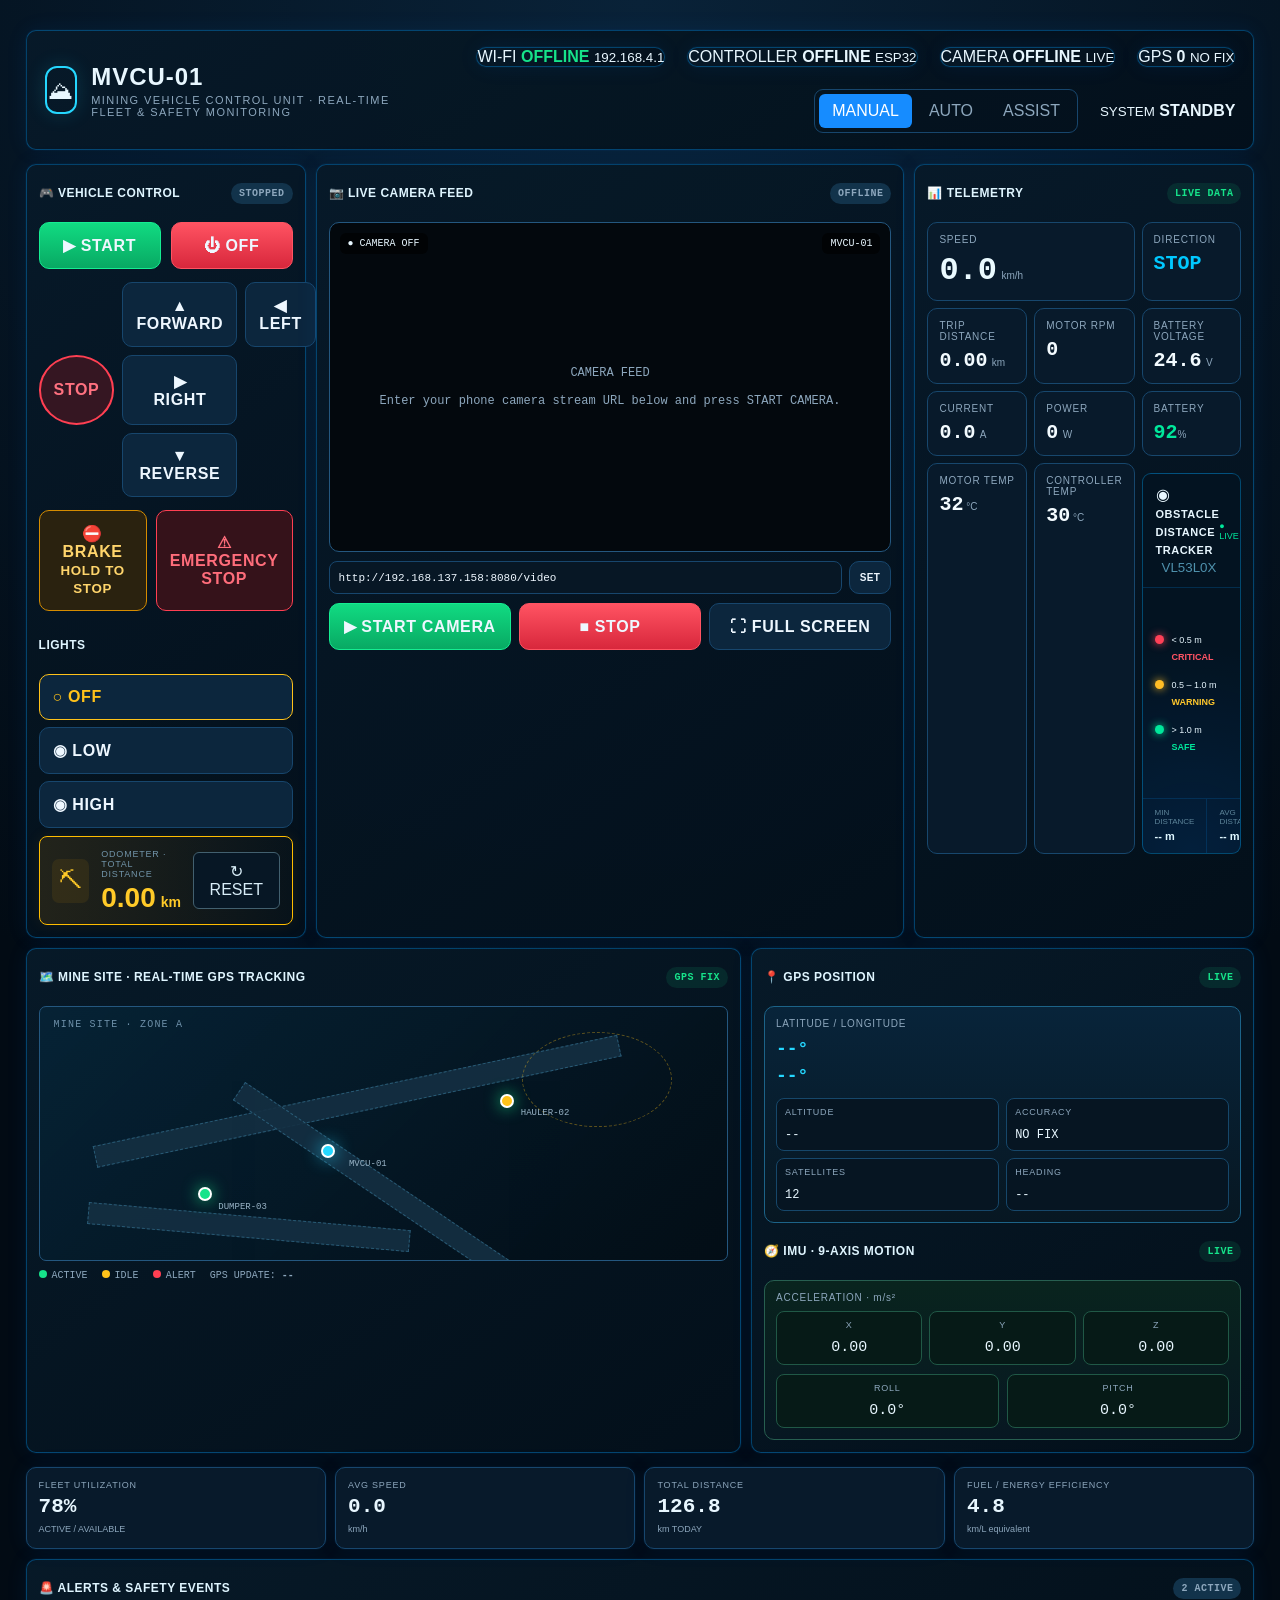
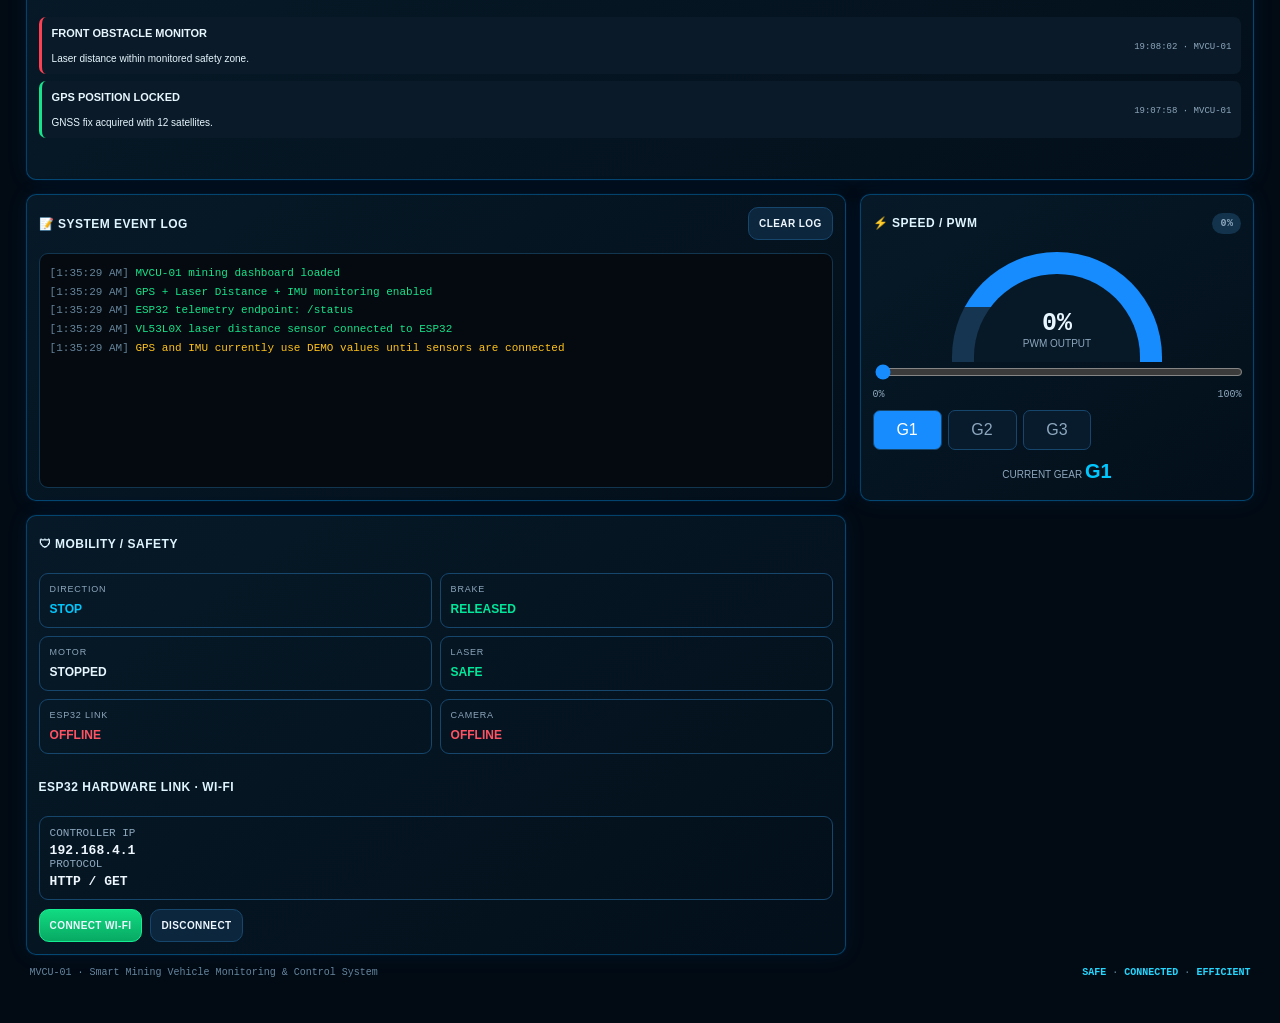
<file: MVCU-01/frontend/index.html>
<!DOCTYPE html>
<html lang="en">
<head>
<meta charset="UTF-8">
<meta name="viewport" content="width=device-width, initial-scale=1.0">
<title>MVCU-01 · Mining Vehicle Fleet & Safety Dashboard</title>
<link rel="stylesheet" href="styles/variables.css">
<link rel="stylesheet" href="styles/base.css">
<link rel="stylesheet" href="styles/controls.css">
<link rel="stylesheet" href="styles/camera.css">
<link rel="stylesheet" href="styles/telemetry.css">
<link rel="stylesheet" href="styles/lower.css">
<link rel="stylesheet" href="styles/mining.css">
<link rel="stylesheet" href="styles/responsive.css">
</head>
<body>
<div class="app">
<header class="header">
  <div class="brand">
    <div class="brandIcon">⛰</div>

    <div>
      <h1>MVCU-01</h1>
      <div class="subtitle">
        MINING VEHICLE CONTROL UNIT · REAL-TIME FLEET & SAFETY MONITORING
      </div>
    </div>
  </div>

  <div class="headerStats">

    <div class="statBlock">
      <span>WI-FI</span>
      <b id="wifiStatus" class="online">OFFLINE</b>
      <small>192.168.4.1</small>
    </div>

    <div class="statBlock">
      <span>CONTROLLER</span>
      <b id="controllerStatus">OFFLINE</b>
      <small>ESP32</small>
    </div>

    <div class="statBlock">
      <span>CAMERA</span>
      <b id="cameraStatus">OFFLINE</b>
      <small>LIVE</small>
    </div>

    <div class="statBlock">
      <span>GPS</span>
      <b id="gpsSats">-- SAT</b>
      <small id="gpsBadge">NO FIX</small>
    </div>

    <div class="mode" id="driveMode">
      <button class="active" data-mode="MANUAL">MANUAL</button>
      <button data-mode="AUTO">AUTO</button>
      <button data-mode="ASSIST">ASSIST</button>
    </div>

    <div class="clockBlock">
      <small>SYSTEM</small>
      <b id="systemStatus">STANDBY</b>
    </div>

  </div>
</header>

<main class="layout">
  <section class="panel controls">
    <div class="panelTitle"><span>🎮 VEHICLE CONTROL</span><span class="badge" id="driveBadge">STOPPED</span></div>
    <div class="powerRow"><button class="btn start" id="btnStart">▶ START</button><button class="btn off" id="btnOff">⏻ OFF</button></div>
    <div class="pad">
      <button class="btn dir fwd" data-dir="forward">▲<br>FORWARD</button>
      <button class="btn dir" data-dir="left">◀<br>LEFT</button>
      <button class="btn stop" id="btnStop">STOP</button>
      <button class="btn dir" data-dir="right">▶<br>RIGHT</button>
      <button class="btn dir rev" data-dir="reverse">▼<br>REVERSE</button>
    </div>
    <div class="safetyRow"><button class="btn brake" id="btnBrake">⛔ BRAKE<br><small>HOLD TO STOP</small></button><button class="btn emergency" id="btnEmergency">⚠ EMERGENCY<br>STOP</button></div>
    <div class="panelTitle" style="margin-top:18px"><span>LIGHTS</span></div>
    <div class="headlights" id="headlights"><button class="btn active" data-head="off">○ OFF</button><button class="btn" data-head="low">◉ LOW</button><button class="btn" data-head="high">◉ HIGH</button></div>
  <div class="odometerCard" id="odometerCard">

  <div class="odoIcon">
    ⛏
  </div>

  <div class="odoInfo">
    <label>ODOMETER · TOTAL DISTANCE</label>

    <div>
      <strong id="odometer">0.00</strong>
      <span>km</span>
    </div>
  </div>

  <button id="resetOdometer" class="odoReset">
    ↻ RESET
  </button>

</div>
  </section>
<section class="panel camera">
  <div class="panelTitle">
    <span>📷 LIVE CAMERA FEED</span>
    <span class="badge" id="cameraBadge">OFFLINE</span>
  </div>

  <div class="cameraFrame" id="cameraFrame">

    <img id="cameraStream" alt="Phone camera live stream">

    <div class="placeholder" id="cameraPlaceholder">
      CAMERA FEED<br><br>
      Enter your phone camera stream URL below
      and press START CAMERA.
    </div>

    <div class="cameraOverlay">
      <span class="rec" id="cameraRec">● CAMERA OFF</span>
      <span class="rec">MVCU-01</span>
    </div>

  </div>

  <div class="cameraInput">
    <input
      id="cameraUrl"
      value="http://192.168.137.158:8080/video"
      placeholder="http://PHONE-IP:PORT/video"
    >
    <button class="btn small" id="btnSetCamera">SET</button>
  </div>

  <div class="cameraControls">
    <button class="btn start" id="btnCameraStart">
      ▶ START CAMERA
    </button>

    <button class="btn off" id="btnCameraStop">
      ■ STOP
    </button>

    <button class="btn" id="btnFullscreen">
      ⛶ FULL SCREEN
    </button>
  </div>
</section>
 

  <section class="panel telemetryPanel">
    <div class="panelTitle"><span>📊 TELEMETRY</span><span class="badge online">LIVE DATA</span></div>
    <div class="teleGrid">
      <div class="metric"><label>SPEED</label><strong id="speed">0.0</strong> <small>km/h</small></div>
      <div class="metric"><label>DIRECTION</label><strong id="direction" class="cyan">STOP</strong></div>
      <div class="metric"><label>TRIP DISTANCE</label><strong id="distance">0.00</strong> <small>km</small></div>
      <div class="metric"><label>MOTOR RPM</label><strong id="rpm">0</strong></div>
      <div class="metric"><label>BATTERY VOLTAGE</label><strong id="voltage">24.6</strong> <small>V</small></div>
      <div class="metric"><label>CURRENT</label><strong id="current">0.0</strong> <small>A</small></div>
      <div class="metric"><label>POWER</label><strong id="power">0</strong> <small>W</small></div>
      <div class="metric"><label>BATTERY</label><strong id="battery" class="green">92</strong><small>%</small></div>
      <div class="metric"><label>MOTOR TEMP</label><strong id="motorTemp">32</strong><small> °C</small></div>
      <div class="metric"><label>CONTROLLER TEMP</label><strong id="controllerTemp">30</strong><small> °C</small></div>
     <div class="distanceTracker">

  <div class="trackerHeader">
    <div>
      <span class="trackerIcon">◉</span>
      <strong>OBSTACLE DISTANCE TRACKER</strong>
      <small>VL53L0X</small>
    </div>

    <span class="trackerLive">● LIVE</span>
  </div>

  <div class="distanceBody">

    <div class="distanceScale">

      <div class="distanceLine critical">
        <i></i>
        <span>&lt; 0.5 m</span>
        <b>CRITICAL</b>
      </div>

      <div class="distanceLine warning">
        <i></i>
        <span>0.5 – 1.0 m</span>
        <b>WARNING</b>
      </div>

      <div class="distanceLine safe">
        <i></i>
        <span>&gt; 1.0 m</span>
        <b>SAFE</b>
      </div>

    </div>

    <div class="distanceVisual">

      <div class="distanceRadar">
        <div class="radarArc arc1"></div>
        <div class="radarArc arc2"></div>
        <div class="radarArc arc3"></div>
        <div class="radarVehicle">▣</div>
      </div>

      <div class="distanceReadout">
        <small>CURRENT DISTANCE</small>

        <div>
          <strong id="laserDistance">--</strong>
          <span>m</span>
        </div>

        <b id="laserStatus" class="distanceState safeState">
          ● SAFE · CLEAR PATH
        </b>
      </div>

    </div>

  </div>

  <div class="distanceStats">
    <div>
      <small>MIN DISTANCE</small>
      <b id="laserMin">-- m</b>
    </div>

    <div>
      <small>AVG DISTANCE</small>
      <b id="laserAvg">-- m</b>
    </div>

    <div>
      <small>MAX DISTANCE</small>
      <b id="laserMax">-- m</b>
    </div>

  </div>

</div>
    </div>
  </section>
</main>

<section class="mineGrid">
  <div class="panel mapPanel">
    <div class="panelTitle"><span>🗺️ MINE SITE · REAL-TIME GPS TRACKING</span><span class="badge online" id="gpsBadge">GPS FIX</span></div>
    <div class="mineMap" id="mineMap">
      <div class="road r1"></div><div class="road r2"></div><div class="road r3"></div><div class="zone"></div>
      <div class="vehicleDot selected" id="vehicleDot" style="left:42%;top:57%" title="MVCU-01"></div>
      <div class="vehicleDot" style="left:68%;top:37%;background:var(--yellow)" title="HAULER-02"></div>
      <div class="vehicleDot" style="left:24%;top:74%;background:var(--green)" title="DUMPER-03"></div>
      <div style="position:absolute;left:45%;top:60%;font:9px var(--mono);color:#9ab4c7">MVCU-01</div>
      <div style="position:absolute;left:70%;top:40%;font:9px var(--mono);color:#9ab4c7">HAULER-02</div>
      <div style="position:absolute;left:26%;top:77%;font:9px var(--mono);color:#9ab4c7">DUMPER-03</div>
    </div>
    <div class="mapLegend">
      <span><i class="legendDot"></i>ACTIVE</span>
      <span><i class="legendDot warn"></i>IDLE</span>
      <span><i class="legendDot alert"></i>ALERT</span>
      <span>GPS UPDATE: <b id="gpsUpdateAge">0.5s</b></span>
    </div>
  </div>

  <div class="panel">
    <div class="panelTitle"><span>📍 GPS POSITION</span><span class="badge online">LIVE</span></div>
    <div class="metric gpsCard">
      <label>LATITUDE / LONGITUDE</label>
      <div class="gpsCoords"><span id="gpsLat">30.5164</span>°<br><span id="gpsLon">75.9553</span>°</div>
      <div class="gpsMeta">
        <div><label>ALTITUDE</label><b id="gpsAlt">248 m</b></div>
        <div><label>ACCURACY</label><b id="gpsAccuracy">±2.1 m</b></div>
        <div><label>SATELLITES</label><b id="gpsSats">12</b></div>
        <div><label>HEADING</label><b id="gpsHeading">0°</b></div>
      </div>
    </div>

    <div class="panelTitle" style="margin-top:12px"><span>🧭 IMU · 9-AXIS MOTION</span><span class="badge online">LIVE</span></div>
    <div class="metric imuCard">
      <label>ACCELERATION · m/s²</label>
      <div class="imuAxes">
        <div class="axis"><label>X</label><b id="imuAx">0.02</b></div>
        <div class="axis"><label>Y</label><b id="imuAy">-0.01</b></div>
        <div class="axis"><label>Z</label><b id="imuAz">9.81</b></div>
      </div>
      <div class="attitude">
        <div class="axis"><label>ROLL</label><b id="imuRoll">0.0°</b></div>
        <div class="axis"><label>PITCH</label><b id="imuPitch">0.0°</b></div>
      </div>
    </div>
  </div>
</section>

<section class="kpiStrip">
  <div class="kpi"><label>FLEET UTILIZATION</label><strong id="fleetUtil">78%</strong><small>ACTIVE / AVAILABLE</small></div>
  <div class="kpi"><label>AVG SPEED</label><strong id="avgSpeed">18.4</strong><small>km/h</small></div>
  <div class="kpi"><label>TOTAL DISTANCE</label><strong id="fleetDistance">126.8</strong><small>km TODAY</small></div>
  <div class="kpi"><label>FUEL / ENERGY EFFICIENCY</label><strong id="efficiency">4.8</strong><small>km/L equivalent</small></div>
</section>

<section class="panel alertPanel" style="margin-top:14px">
  <div class="panelTitle"><span>🚨 ALERTS & SAFETY EVENTS</span><span class="badge" id="alertCount">2 ACTIVE</span></div>
  <div class="alertFeed" id="alertFeed">
    <div class="alertItem critical"><b>FRONT OBSTACLE MONITOR</b><span>19:08:02 · MVCU-01</span><br>Laser distance within monitored safety zone.</div>
    <div class="alertItem ok"><b>GPS POSITION LOCKED</b><span>19:07:58 · MVCU-01</span><br>GNSS fix acquired with 12 satellites.</div>
  </div>
</section>

<section class="bottom">
  <div class="panel">
    <div class="panelTitle"><span>📝 SYSTEM EVENT LOG</span><button class="btn small" id="clearLog">CLEAR LOG</button></div>
    <div class="log" id="log"></div>
  </div>

  <div class="panel">
    <div class="panelTitle"><span>⚡ SPEED / PWM</span><span class="badge" id="pwmBadge">0%</span></div>
    <div class="gaugeBox"><div class="gauge"><div class="gaugeText"><span id="gaugeValue">0%</span><small>PWM OUTPUT</small></div></div></div>
    <input class="slider" id="pwmSlider" type="range" min="0" max="100" value="0">
    <div style="display:flex;justify-content:space-between;color:var(--muted);font:10px var(--mono);margin-top:5px"><span>0%</span><span>100%</span></div>
    <div class="gear"><button data-gear="1">G1</button><button data-gear="2">G2</button><button data-gear="3">G3</button></div>
    <div style="text-align:center;margin-top:10px;color:var(--muted);font-size:10px">CURRENT GEAR <strong id="currentGear" class="cyan" style="font-size:20px">G1</strong></div>
  </div>

  <div class="panel mobility">
    <div class="panelTitle"><span>🛡 MOBILITY / SAFETY</span></div>
    <div class="statusList">
      <div class="statusCell"><label>DIRECTION</label><b id="mobDirection" class="cyan">STOP</b></div>
      <div class="statusCell"><label>BRAKE</label><b id="mobBrake" class="green">RELEASED</b></div>
      <div class="statusCell"><label>MOTOR</label><b id="mobMotor" class="green">STOPPED</b></div>
      <div class="statusCell"><label>LASER</label><b id="mobLaser" class="green">SAFE</b></div>
      <div class="statusCell"><label>ESP32 LINK</label><b id="mobLink" class="red">OFFLINE</b></div>
      <div class="statusCell"><label>CAMERA</label><b id="mobCamera" class="red">OFFLINE</b></div>
    </div>
    <div class="panelTitle" style="margin-top:17px"><span>ESP32 HARDWARE LINK · WI-FI</span></div>
    <div class="stat" style="padding:10px;border:1px solid var(--line);border-radius:9px">CONTROLLER IP<b>192.168.4.1</b>PROTOCOL<b>HTTP / GET</b></div>
    <div style="display:flex;gap:8px;margin-top:9px"><button class="btn start small" id="btnConnect">CONNECT WI-FI</button><button class="btn small" id="btnDisconnect">DISCONNECT</button></div>
  </div>
</section>

<div class="footer"><span>MVCU-01 · Smart Mining Vehicle Monitoring & Control System</span><span><b>SAFE</b> · <b>CONNECTED</b> · <b>EFFICIENT</b></span></div>
</div>

<script type="module" src="scripts/app.js"></script>
</body>
</html>
</file>
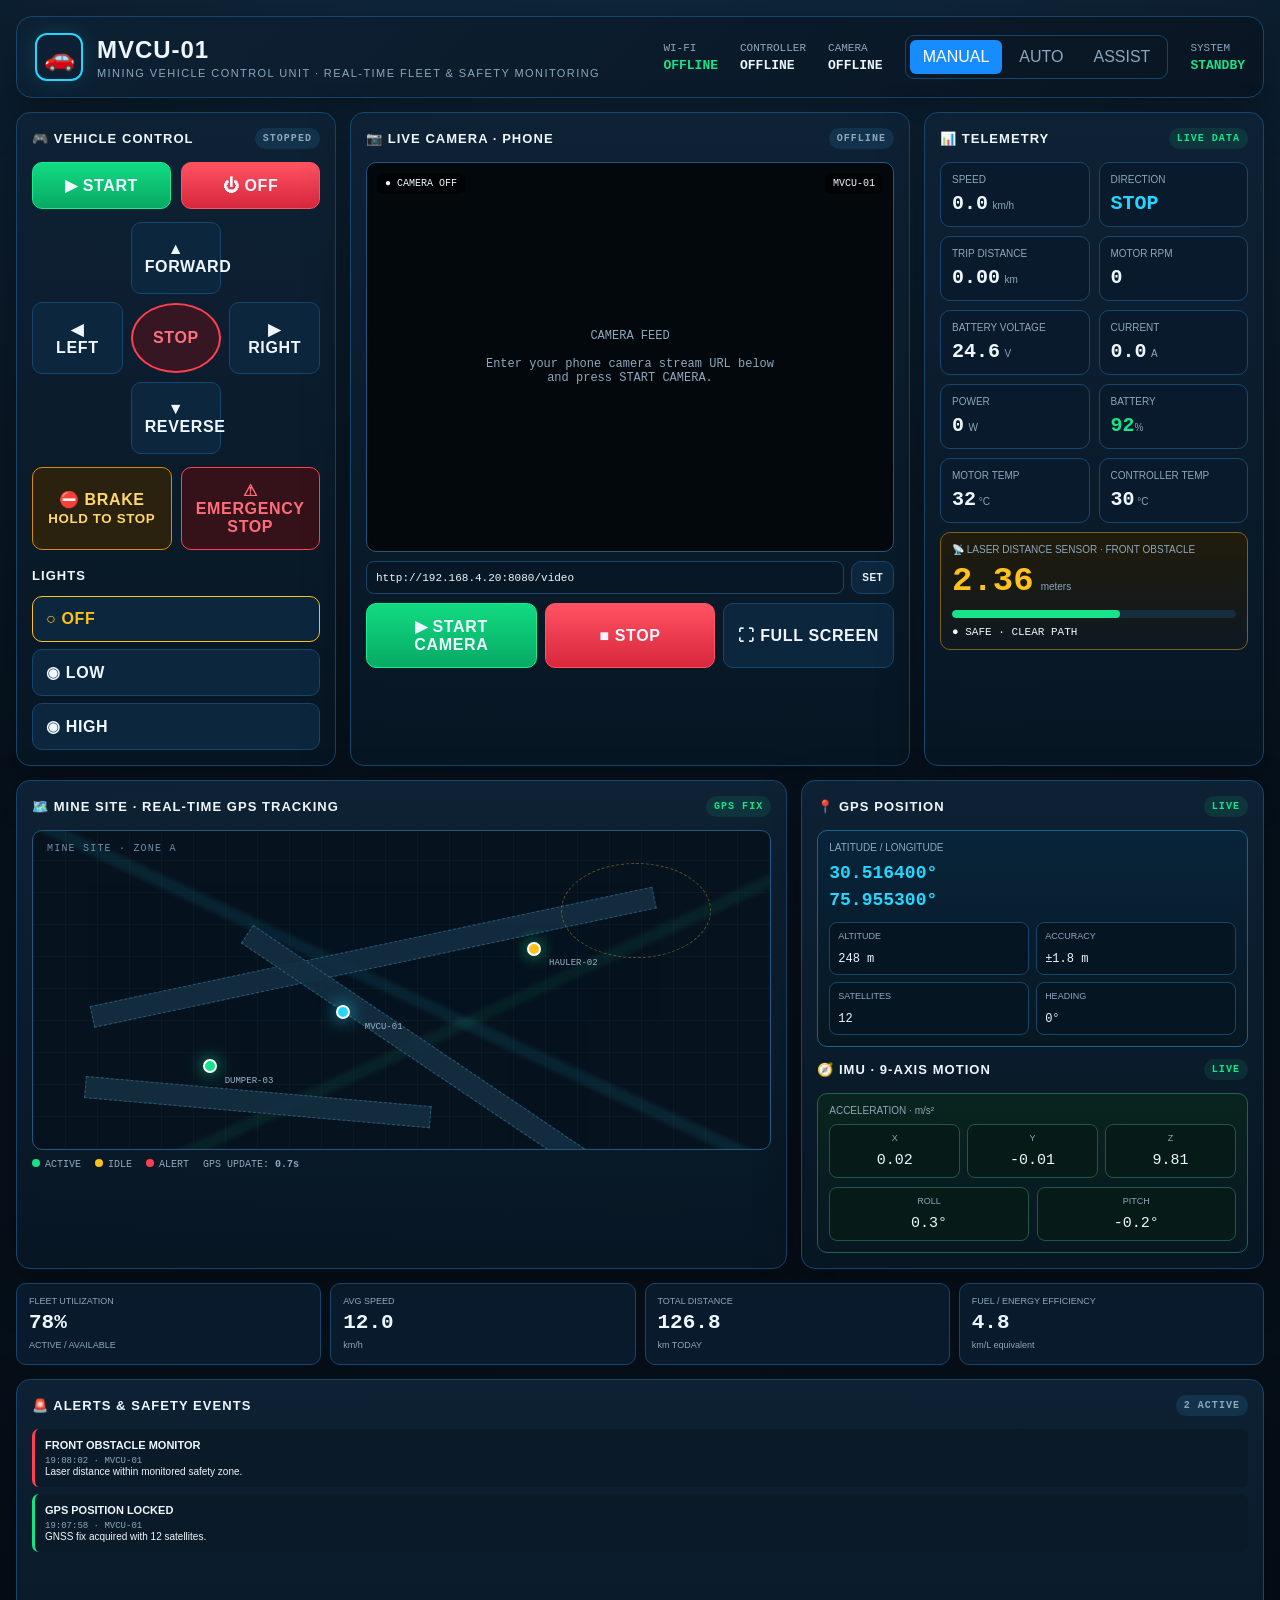
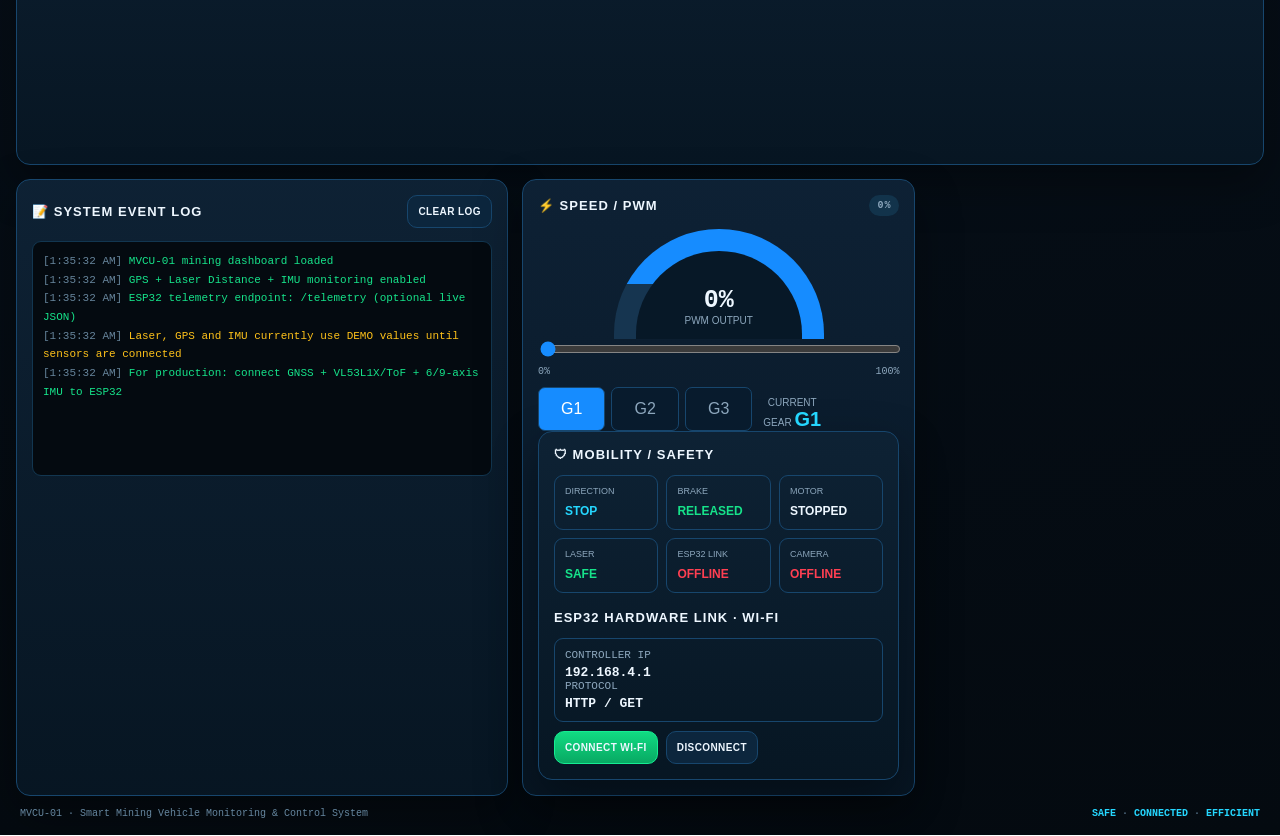
<file: MVCU01_dashboard_servo.html>
<!DOCTYPE html>
<html lang="en">
<head>
<meta charset="UTF-8">
<meta name="viewport" content="width=device-width, initial-scale=1.0">
<title>MVCU-01 · Mining Vehicle Fleet & Safety Dashboard</title>
<style>
:root{
  --bg:#07111c; --panel:#0b1a2a; --panel2:#0e2235; --line:#17466d;
  --blue:#168cff; --cyan:#25d7ff; --green:#16e38a; --yellow:#ffc21a;
  --red:#ff3f52; --orange:#ff9f1c; --text:#eef7ff; --muted:#8da7bd;
  --shadow:0 18px 45px rgba(0,0,0,.35); --radius:14px;
  --font:Inter,Segoe UI,Arial,sans-serif; --mono:Consolas,ui-monospace,monospace;
}
*{box-sizing:border-box}
body{margin:0;background:radial-gradient(circle at 50% -20%,#12314b 0,#07111c 48%,#040a10 100%);color:var(--text);font-family:var(--font);min-height:100vh;padding:16px}
button,input{font:inherit}.app{max-width:1500px;margin:auto}
.header{display:flex;align-items:center;justify-content:space-between;gap:20px;padding:16px 18px;background:linear-gradient(135deg,#0d2134,#091522);border:1px solid var(--line);border-radius:16px;box-shadow:var(--shadow);margin-bottom:14px}
.brand{display:flex;align-items:center;gap:14px}.brandIcon{width:48px;height:48px;border:2px solid var(--cyan);border-radius:12px;display:grid;place-items:center;font-size:25px;box-shadow:0 0 20px rgba(37,215,255,.15)}
h1{font-size:24px;margin:0;letter-spacing:.04em}.subtitle{font-size:11px;color:var(--muted);letter-spacing:.13em;margin-top:3px}
.headerStats{display:flex;align-items:center;gap:22px;flex-wrap:wrap;justify-content:flex-end}.stat{font-family:var(--mono);font-size:11px;color:var(--muted)}.stat b{display:block;color:var(--text);font-size:13px;margin-top:4px}.online{color:var(--green)!important}.mode{display:flex;gap:4px;border:1px solid var(--line);padding:4px;border-radius:9px}.mode button{border:0;background:transparent;color:var(--muted);padding:8px 13px;border-radius:6px;cursor:pointer}.mode button.active{background:var(--blue);color:white}
.layout{display:grid;grid-template-columns:320px minmax(420px,1fr) 340px;gap:14px}.bottom{display:grid;grid-template-columns:1.25fr 1fr .85fr;gap:14px;margin-top:14px}
.panel{background:linear-gradient(180deg,rgba(14,34,53,.97),rgba(7,22,35,.97));border:1px solid var(--line);border-radius:var(--radius);padding:15px;box-shadow:var(--shadow)}
.panelTitle{display:flex;justify-content:space-between;align-items:center;font-size:13px;letter-spacing:.08em;margin-bottom:13px}.panelTitle span:first-child{font-weight:700}.badge{font:700 10px var(--mono);padding:5px 8px;border-radius:999px;background:#12334b;color:var(--muted)}.badge.online{background:rgba(22,227,138,.1);color:var(--green)!important}
/* controls */
.powerRow{display:grid;grid-template-columns:1fr 1fr;gap:10px}.btn{border:1px solid var(--line);background:#0c263d;color:var(--text);border-radius:10px;padding:13px;cursor:pointer;font-weight:700;letter-spacing:.04em;transition:.15s}.btn:hover{transform:translateY(-1px);filter:brightness(1.15)}.btn.start{background:linear-gradient(180deg,#11db82,#08a963);border-color:#15ed92}.btn.off{background:linear-gradient(180deg,#ff5362,#d8273c);border-color:#ff5362}.btn.brake{border-color:#d58c00;color:#ffd56c;background:#2a220f}.btn.emergency{background:#35121a;border-color:#ff3f52;color:#ff6d7b}
.pad{display:grid;grid-template-columns:1fr 1fr 1fr;gap:8px;margin:13px 0}.dir{min-height:62px}.dir.fwd{grid-column:2}.dir.rev{grid-column:2}.stop{border-radius:50%;height:70px;align-self:center;background:#351622;border:2px solid var(--red);color:#ff7180}.safetyRow{display:grid;grid-template-columns:1fr 1fr;gap:9px}.small{font-size:10px;padding:10px}
/* camera */
.camera{padding-bottom:12px}.cameraFrame{height:390px;background:#03080d;border:1px solid #24577f;border-radius:10px;overflow:hidden;position:relative;display:grid;place-items:center}.cameraFrame img{width:100%;height:100%;object-fit:cover;display:none}.placeholder{text-align:center;color:var(--muted);font-family:var(--mono);font-size:12px}.cameraOverlay{position:absolute;left:10px;top:10px;right:10px;display:flex;justify-content:space-between;pointer-events:none}.rec{background:rgba(0,0,0,.65);padding:5px 8px;border-radius:6px;font:10px var(--mono)}.cameraControls{display:grid;grid-template-columns:1fr 1fr 1fr;gap:8px;margin-top:9px}.cameraInput{display:flex;gap:7px;margin-top:9px}.cameraInput input{min-width:0;flex:1;background:#071725;border:1px solid var(--line);border-radius:8px;color:var(--text);padding:9px;font:11px var(--mono)}
/* telemetry */
.teleGrid{display:grid;grid-template-columns:1fr 1fr;gap:9px}.metric{border:1px solid #17476d;border-radius:10px;padding:11px;background:#081a2b}.metric label{display:block;color:var(--muted);font-size:10px;margin-bottom:7px}.metric strong{font:700 20px var(--mono)}.metric small{color:var(--muted);font-size:10px}.green{color:var(--green)}.yellow{color:var(--yellow)}.red{color:var(--red)}.cyan{color:var(--cyan)}
.laser{grid-column:1/-1;border-color:#805f18;background:linear-gradient(180deg,#211b0b,#0d1921)}.laserValue{display:flex;align-items:baseline;gap:7px}.laserValue strong{font-size:34px;color:var(--yellow)}.bar{height:8px;background:#162d3e;border-radius:10px;overflow:hidden;margin-top:10px}.bar i{display:block;height:100%;width:78%;background:var(--green);border-radius:10px;transition:.3s}.safeStatus{margin-top:8px;font:11px var(--mono)}
/* lower */
.log{height:235px;overflow:auto;background:#040a10;border:1px solid #123650;border-radius:9px;padding:10px;font:11px/1.7 var(--mono)}.logLine{white-space:pre-wrap}.time{color:#66849b}.logOk{color:var(--green)}.logCmd{color:var(--cyan)}.logWarn{color:var(--yellow)}.logErr{color:var(--red)}
.gaugeBox{display:grid;place-items:center}.gauge{width:210px;height:110px;border-radius:210px 210px 0 0;background:conic-gradient(from 270deg,var(--blue) 0 65%,#163550 65% 100%);position:relative;overflow:hidden}.gauge:after{content:"";position:absolute;inset:22px 22px 0;border-radius:190px 190px 0 0;background:#071827}.gaugeText{position:absolute;z-index:2;bottom:13px;text-align:center;width:100%;font:700 25px var(--mono)}.gaugeText small{display:block;font:10px var(--font);color:var(--muted)}
.slider{width:100%;accent-color:var(--blue)}.gear{display:grid;grid-template-columns:repeat(5,1fr);gap:6px;margin-top:10px}.gear button{padding:10px 5px;border:1px solid var(--line);background:#081b2d;color:var(--muted);border-radius:7px;cursor:pointer}.gear button.active{background:var(--blue);color:white}.headlights{display:grid;gap:7px}.headlights button{text-align:left}.headlights button.active{border-color:var(--yellow);color:var(--yellow)}
.statusList{display:grid;grid-template-columns:repeat(3,1fr);gap:8px}.statusCell{border:1px solid var(--line);padding:10px;border-radius:9px}.statusCell label{display:block;color:var(--muted);font-size:9px;margin-bottom:5px}.statusCell b{font-size:12px}
.footer{display:flex;justify-content:space-between;color:#65869f;font:10px var(--mono);padding:12px 4px 0}.footer b{color:var(--cyan)}
@media(max-width:1100px){.layout{grid-template-columns:280px 1fr}.layout>.telemetryPanel{grid-column:1/-1}.bottom{grid-template-columns:1fr 1fr}.bottom>.mobility{grid-column:1/-1}}
@media(max-width:760px){body{padding:8px}.header{align-items:flex-start;flex-direction:column}.headerStats{justify-content:flex-start}.layout,.bottom{grid-template-columns:1fr}.cameraFrame{height:270px}.statusList{grid-template-columns:1fr 1fr}.layout>.telemetryPanel{grid-column:auto}}

/* ===== Mining telemetry upgrades ===== */
.mineGrid{display:grid;grid-template-columns:1.25fr .75fr;gap:14px;margin-top:14px}
.mapPanel{min-height:390px}
.mineMap{height:320px;position:relative;overflow:hidden;border:1px solid #24577f;border-radius:10px;
  background:
    linear-gradient(25deg,transparent 0 48%,rgba(37,215,255,.09) 49% 50%,transparent 51%),
    linear-gradient(155deg,transparent 0 58%,rgba(22,227,138,.07) 59% 60%,transparent 61%),
    repeating-linear-gradient(0deg,rgba(255,255,255,.025) 0 1px,transparent 1px 32px),
    repeating-linear-gradient(90deg,rgba(255,255,255,.025) 0 1px,transparent 1px 32px),
    #06131f}
.mineMap:before{content:"MINE SITE · ZONE A";position:absolute;left:14px;top:12px;color:#6d8fa8;font:10px var(--mono);letter-spacing:.12em}
.road{position:absolute;height:22px;background:#142f42;border:1px dashed #2c617d;transform-origin:left center;opacity:.9}
.road.r1{width:78%;left:8%;top:55%;transform:rotate(-12deg)}
.road.r2{width:55%;left:29%;top:29%;transform:rotate(34deg)}
.road.r3{width:47%;left:7%;top:77%;transform:rotate(5deg)}
.zone{position:absolute;border:1px dashed rgba(255,194,26,.35);border-radius:50%;width:150px;height:95px;right:8%;top:10%}
.vehicleDot{position:absolute;width:14px;height:14px;border-radius:50%;background:var(--green);border:2px solid white;box-shadow:0 0 16px rgba(22,227,138,.8);transform:translate(-50%,-50%);transition:.7s;z-index:3}
.vehicleDot.selected{background:var(--cyan);box-shadow:0 0 18px rgba(37,215,255,.9)}
.mapLegend{display:flex;gap:14px;flex-wrap:wrap;margin-top:9px;color:var(--muted);font:10px var(--mono)}
.legendDot{display:inline-block;width:8px;height:8px;border-radius:50%;margin-right:5px;background:var(--green)}
.legendDot.warn{background:var(--yellow)}.legendDot.alert{background:var(--red)}
.gpsCard{border-color:#1c6388;background:linear-gradient(180deg,#08243a,#071722)}
.gpsCoords{font:700 18px var(--mono);color:var(--cyan);line-height:1.5}
.gpsMeta{display:grid;grid-template-columns:1fr 1fr;gap:7px;margin-top:8px}
.gpsMeta div{border:1px solid #16476a;border-radius:8px;padding:8px;background:#061522}
.gpsMeta label{display:block;color:var(--muted);font-size:9px}.gpsMeta b{font:12px var(--mono)}
.imuCard{border-color:#275f50;background:linear-gradient(180deg,#09241e,#071722)}
.imuAxes{display:grid;grid-template-columns:repeat(3,1fr);gap:7px;margin-top:8px}
.axis{padding:8px;border:1px solid #205846;border-radius:8px;background:#061a17;text-align:center}
.axis label{display:block;color:var(--muted);font-size:9px}.axis b{font:15px var(--mono)}
.attitude{display:grid;grid-template-columns:1fr 1fr;gap:8px;margin-top:9px}
.alertPanel{max-height:390px}
.alertFeed{height:320px;overflow:auto}
.alertItem{padding:10px;border-left:3px solid var(--yellow);background:#0a1a28;border-radius:7px;margin-bottom:7px;font-size:10px}
.alertItem.critical{border-left-color:var(--red)}.alertItem.ok{border-left-color:var(--green)}
.alertItem b{display:block;font-size:11px;margin-bottom:3px}.alertItem span{color:var(--muted);font:9px var(--mono)}
.kpiStrip{display:grid;grid-template-columns:repeat(4,1fr);gap:9px;margin-top:14px}
.kpi{padding:12px;border:1px solid var(--line);border-radius:10px;background:#081a2b}
.kpi label{display:block;color:var(--muted);font-size:9px}.kpi strong{display:block;font:700 21px var(--mono);margin-top:5px}.kpi small{color:var(--muted);font-size:9px}
@media(max-width:1100px){.mineGrid{grid-template-columns:1fr}.kpiStrip{grid-template-columns:1fr 1fr}}
@media(max-width:760px){.kpiStrip{grid-template-columns:1fr 1fr}.mineMap{height:270px}}


/* Layout correction: centered, conventional vehicle D-pad */
.pad{
  display:grid;
  grid-template-columns:repeat(3,minmax(0,1fr));
  grid-template-rows:repeat(3,minmax(72px,auto));
  gap:8px;
  align-items:stretch;
}
.pad .dir.fwd{grid-column:2;grid-row:1}
.pad .dir[data-dir="left"]{grid-column:1;grid-row:2}
.pad #btnStop{grid-column:2;grid-row:2}
.pad .dir[data-dir="right"]{grid-column:3;grid-row:2}
.pad .dir.rev{grid-column:2;grid-row:3}
.pad .dir,.pad .stop{width:100%;min-width:0}
.safetyRow{grid-template-columns:repeat(2,minmax(0,1fr));align-items:stretch}
.safetyRow .btn{min-width:0;overflow-wrap:anywhere}
@media(max-width:420px){
  .pad{grid-template-rows:repeat(3,minmax(66px,auto));gap:7px}
  .pad .btn{padding:10px 6px;font-size:clamp(12px,3.5vw,16px)}
  .safetyRow{gap:8px}
  .safetyRow .btn{padding:12px 7px;font-size:clamp(12px,3.4vw,16px)}
}

</style>
</head>
<body>
<div class="app">
<header class="header">
  <div class="brand"><div class="brandIcon">🚗</div><div><h1>MVCU-01</h1><div class="subtitle">MINING VEHICLE CONTROL UNIT · REAL-TIME FLEET & SAFETY MONITORING</div></div></div>
  <div class="headerStats">
    <div class="stat">WI-FI<b id="wifiStatus" class="online">OFFLINE</b></div>
    <div class="stat">CONTROLLER<b id="controllerStatus">OFFLINE</b></div>
    <div class="stat">CAMERA<b id="cameraStatus">OFFLINE</b></div>
    <div class="mode"><button class="active">MANUAL</button><button>AUTO</button><button>ASSIST</button></div>
    <div class="stat">SYSTEM<b id="systemStatus" class="online">STANDBY</b></div>
  </div>
</header>

<main class="layout">
  <section class="panel controls">
    <div class="panelTitle"><span>🎮 VEHICLE CONTROL</span><span class="badge" id="driveBadge">STOPPED</span></div>
    <div class="powerRow"><button class="btn start" id="btnStart">▶ START</button><button class="btn off" id="btnOff">⏻ OFF</button></div>
    <div class="pad">
      <button class="btn dir fwd" data-dir="forward">▲<br>FORWARD</button>
      <button class="btn dir" data-dir="left">◀<br>LEFT</button>
      <button class="btn stop" id="btnStop">STOP</button>
      <button class="btn dir" data-dir="right">▶<br>RIGHT</button>
      <button class="btn dir rev" data-dir="reverse">▼<br>REVERSE</button>
    </div>
    <div class="safetyRow"><button class="btn brake" id="btnBrake">⛔ BRAKE<br><small>HOLD TO STOP</small></button><button class="btn emergency" id="btnEmergency">⚠ EMERGENCY<br>STOP</button></div>
    <div class="panelTitle" style="margin-top:18px"><span>LIGHTS</span></div>
    <div class="headlights" id="headlights"><button class="btn active" data-head="off">○ OFF</button><button class="btn" data-head="low">◉ LOW</button><button class="btn" data-head="high">◉ HIGH</button></div>
  </section>

  <section class="panel camera">
    <div class="panelTitle"><span>📷 LIVE CAMERA · PHONE</span><span class="badge" id="cameraBadge">OFFLINE</span></div>
    <div class="cameraFrame" id="cameraFrame">
      <img id="cameraStream" alt="Phone camera live stream">
      <div class="placeholder" id="cameraPlaceholder">CAMERA FEED<br><br>Enter your phone camera stream URL below<br>and press START CAMERA.</div>
      <div class="cameraOverlay"><span class="rec" id="cameraRec">● CAMERA OFF</span><span class="rec">MVCU-01</span></div>
    </div>
    <div class="cameraInput"><input id="cameraUrl" value="http://192.168.4.20:8080/video" placeholder="http://PHONE-IP:PORT/video"><button class="btn small" id="btnSetCamera">SET</button></div>
    <div class="cameraControls"><button class="btn start" id="btnCameraStart">▶ START CAMERA</button><button class="btn off" id="btnCameraStop">■ STOP</button><button class="btn" id="btnFullscreen">⛶ FULL SCREEN</button></div>
  </section>

  <section class="panel telemetryPanel">
    <div class="panelTitle"><span>📊 TELEMETRY</span><span class="badge online">LIVE DATA</span></div>
    <div class="teleGrid">
      <div class="metric"><label>SPEED</label><strong id="speed">0.0</strong> <small>km/h</small></div>
      <div class="metric"><label>DIRECTION</label><strong id="direction" class="cyan">STOP</strong></div>
      <div class="metric"><label>TRIP DISTANCE</label><strong id="distance">0.00</strong> <small>km</small></div>
      <div class="metric"><label>MOTOR RPM</label><strong id="rpm">0</strong></div>
      <div class="metric"><label>BATTERY VOLTAGE</label><strong id="voltage">24.6</strong> <small>V</small></div>
      <div class="metric"><label>CURRENT</label><strong id="current">0.0</strong> <small>A</small></div>
      <div class="metric"><label>POWER</label><strong id="power">0</strong> <small>W</small></div>
      <div class="metric"><label>BATTERY</label><strong id="battery" class="green">92</strong><small>%</small></div>
      <div class="metric"><label>MOTOR TEMP</label><strong id="motorTemp">32</strong><small> °C</small></div>
      <div class="metric"><label>CONTROLLER TEMP</label><strong id="controllerTemp">30</strong><small> °C</small></div>
      <div class="metric laser"><label>📡 LASER DISTANCE SENSOR · FRONT OBSTACLE</label><div class="laserValue"><strong id="laserDistance">2.36</strong><small>meters</small></div><div class="bar"><i id="laserBar"></i></div><div class="safeStatus" id="laserStatus">● SAFE · CLEAR PATH</div></div>
    </div>
  </section>
</main>


<section class="mineGrid">
  <div class="panel mapPanel">
    <div class="panelTitle"><span>🗺️ MINE SITE · REAL-TIME GPS TRACKING</span><span class="badge online" id="gpsBadge">GPS FIX</span></div>
    <div class="mineMap" id="mineMap">
      <div class="road r1"></div><div class="road r2"></div><div class="road r3"></div><div class="zone"></div>
      <div class="vehicleDot selected" id="vehicleDot" style="left:42%;top:57%" title="MVCU-01"></div>
      <div class="vehicleDot" style="left:68%;top:37%;background:var(--yellow)" title="HAULER-02"></div>
      <div class="vehicleDot" style="left:24%;top:74%;background:var(--green)" title="DUMPER-03"></div>
      <div style="position:absolute;left:45%;top:60%;font:9px var(--mono);color:#9ab4c7">MVCU-01</div>
      <div style="position:absolute;left:70%;top:40%;font:9px var(--mono);color:#9ab4c7">HAULER-02</div>
      <div style="position:absolute;left:26%;top:77%;font:9px var(--mono);color:#9ab4c7">DUMPER-03</div>
    </div>
    <div class="mapLegend">
      <span><i class="legendDot"></i>ACTIVE</span>
      <span><i class="legendDot warn"></i>IDLE</span>
      <span><i class="legendDot alert"></i>ALERT</span>
      <span>GPS UPDATE: <b id="gpsUpdateAge">0.5s</b></span>
    </div>
  </div>

  <div class="panel">
    <div class="panelTitle"><span>📍 GPS POSITION</span><span class="badge online">LIVE</span></div>
    <div class="metric gpsCard">
      <label>LATITUDE / LONGITUDE</label>
      <div class="gpsCoords"><span id="gpsLat">30.5164</span>°<br><span id="gpsLon">75.9553</span>°</div>
      <div class="gpsMeta">
        <div><label>ALTITUDE</label><b id="gpsAlt">248 m</b></div>
        <div><label>ACCURACY</label><b id="gpsAccuracy">±2.1 m</b></div>
        <div><label>SATELLITES</label><b id="gpsSats">12</b></div>
        <div><label>HEADING</label><b id="gpsHeading">0°</b></div>
      </div>
    </div>

    <div class="panelTitle" style="margin-top:12px"><span>🧭 IMU · 9-AXIS MOTION</span><span class="badge online">LIVE</span></div>
    <div class="metric imuCard">
      <label>ACCELERATION · m/s²</label>
      <div class="imuAxes">
        <div class="axis"><label>X</label><b id="imuAx">0.02</b></div>
        <div class="axis"><label>Y</label><b id="imuAy">-0.01</b></div>
        <div class="axis"><label>Z</label><b id="imuAz">9.81</b></div>
      </div>
      <div class="attitude">
        <div class="axis"><label>ROLL</label><b id="imuRoll">0.0°</b></div>
        <div class="axis"><label>PITCH</label><b id="imuPitch">0.0°</b></div>
      </div>
    </div>
  </div>
</section>

<section class="kpiStrip">
  <div class="kpi"><label>FLEET UTILIZATION</label><strong id="fleetUtil">78%</strong><small>ACTIVE / AVAILABLE</small></div>
  <div class="kpi"><label>AVG SPEED</label><strong id="avgSpeed">18.4</strong><small>km/h</small></div>
  <div class="kpi"><label>TOTAL DISTANCE</label><strong id="fleetDistance">126.8</strong><small>km TODAY</small></div>
  <div class="kpi"><label>FUEL / ENERGY EFFICIENCY</label><strong id="efficiency">4.8</strong><small>km/L equivalent</small></div>
</section>

<section class="panel alertPanel" style="margin-top:14px">
  <div class="panelTitle"><span>🚨 ALERTS & SAFETY EVENTS</span><span class="badge" id="alertCount">2 ACTIVE</span></div>
  <div class="alertFeed" id="alertFeed">
    <div class="alertItem critical"><b>FRONT OBSTACLE MONITOR</b><span>19:08:02 · MVCU-01</span><br>Laser distance within monitored safety zone.</div>
    <div class="alertItem ok"><b>GPS POSITION LOCKED</b><span>19:07:58 · MVCU-01</span><br>GNSS fix acquired with 12 satellites.</div>
  </div>
</section>

<section class="bottom">
  <div class="panel">
    <div class="panelTitle"><span>📝 SYSTEM EVENT LOG</span><button class="btn small" id="clearLog">CLEAR LOG</button></div>
    <div class="log" id="log"></div>
  </div>

  <div class="panel">
    <div class="panelTitle"><span>⚡ SPEED / PWM</span><span class="badge" id="pwmBadge">0%</span></div>
    <div class="gaugeBox"><div class="gauge"><div class="gaugeText"><span id="gaugeValue">0%</span><small>PWM OUTPUT</small></div></div></div>
    <input class="slider" id="pwmSlider" type="range" min="0" max="100" value="0">
    <div style="display:flex;justify-content:space-between;color:var(--muted);font:10px var(--mono);margin-top:5px"><span>0%</span><span>100%</span></div>
    <div class="gear"><button data-gear="1">G1</button><button data-gear="2">G2</button><button data-gear="3">G3</button>
    <div style="text-align:center;margin-top:10px;color:var(--muted);font-size:10px">CURRENT GEAR <strong id="currentGear" class="cyan" style="font-size:20px">G1</strong></div>
  </div>

  <div class="panel mobility">
    <div class="panelTitle"><span>🛡 MOBILITY / SAFETY</span></div>
    <div class="statusList">
      <div class="statusCell"><label>DIRECTION</label><b id="mobDirection" class="cyan">STOP</b></div>
      <div class="statusCell"><label>BRAKE</label><b id="mobBrake" class="green">RELEASED</b></div>
      <div class="statusCell"><label>MOTOR</label><b id="mobMotor" class="green">STOPPED</b></div>
      <div class="statusCell"><label>LASER</label><b id="mobLaser" class="green">SAFE</b></div>
      <div class="statusCell"><label>ESP32 LINK</label><b id="mobLink" class="red">OFFLINE</b></div>
      <div class="statusCell"><label>CAMERA</label><b id="mobCamera" class="red">OFFLINE</b></div>
    </div>
    <div class="panelTitle" style="margin-top:17px"><span>ESP32 HARDWARE LINK · WI-FI</span></div>
    <div class="stat" style="padding:10px;border:1px solid var(--line);border-radius:9px">CONTROLLER IP<b>192.168.4.1</b>PROTOCOL<b>HTTP / GET</b></div>
    <div style="display:flex;gap:8px;margin-top:9px"><button class="btn start small" id="btnConnect">CONNECT WI-FI</button><button class="btn small" id="btnDisconnect">DISCONNECT</button></div>
  </div>
</section>

<div class="footer"><span>MVCU-01 · Smart Mining Vehicle Monitoring & Control System</span><span><b>SAFE</b> · <b>CONNECTED</b> · <b>EFFICIENT</b></span></div>
</div>

<script>
const ESP32_BASE_URL='http://192.168.4.1';
let wifiConnected=false, vehicleOn=false, direction='STOP', brake=false, pwm=0, gear=1, tripKm=0, speed=0;
const $=id=>document.getElementById(id);
function log(msg,type='ok'){const d=document.createElement('div');d.className='logLine '+(type==='cmd'?'logCmd':type==='warn'?'logWarn':type==='err'?'logErr':'logOk');d.innerHTML='<span class="time">['+new Date().toLocaleTimeString()+']</span> '+msg;$('log').appendChild(d);$('log').scrollTop=$('log').scrollHeight}
function setText(id,v){$(id).textContent=v}
async function sendCommand(cmd){
  log('TX → '+cmd,'cmd');
  try{const ctl=new AbortController();const timer=setTimeout(()=>ctl.abort(),1800);const r=await fetch(ESP32_BASE_URL+'/cmd?c='+encodeURIComponent(cmd),{method:'GET',signal:ctl.signal,cache:'no-store'});clearTimeout(timer);if(!r.ok)throw new Error('HTTP '+r.status);wifiConnected=true;updateLink();return true}
  catch(e){wifiConnected=false;updateLink();log('Controller unreachable: '+e.message,'err');return false}
}
function updateLink(){
  setText('wifiStatus',wifiConnected?'CONNECTED':'OFFLINE');setText('controllerStatus',wifiConnected?'CONNECTED':'OFFLINE');setText('mobLink',wifiConnected?'ONLINE':'OFFLINE');$('mobLink').className=wifiConnected?'green':'red';
}
function updateDrive(){setText('driveBadge',vehicleOn?(brake?'BRAKING':direction):'STOPPED');setText('direction',direction);setText('mobDirection',direction);setText('mobBrake',brake?'APPLIED':'RELEASED');setText('mobMotor',vehicleOn&&!brake?'RUNNING':'STOPPED');$('mobBrake').className=brake?'red':'green';$('mobMotor').className=vehicleOn&&!brake?'green':'muted';}
function setDirection(d){
  if(!vehicleOn){log('Press START before driving','warn');return}
  if(brake){log('Brake is applied; release brake first','warn');return}
  direction=d.toUpperCase();
  updateDrive();
  const command = d==='forward' ? 'MOTOR:FORWARD' : d==='reverse' ? 'MOTOR:BACKWARD' : 'MOTOR:OFF';
  sendCommand(command);
}
$('btnStart').onclick=()=>{vehicleOn=true;brake=false;direction='STOP';updateDrive();sendCommand('MOTOR:OFF');setText('systemStatus','RUNNING');log('Drive controls enabled')};
$('btnOff').onclick=()=>{vehicleOn=false;brake=false;direction='STOP';speed=0;updateDrive();sendCommand('MOTOR:OFF');sendCommand('SERVO:60');setText('systemStatus','STANDBY');log('Vehicle outputs turned off','warn')};
$('btnStop').onclick=()=>{direction='STOP';speed=0;updateDrive();sendCommand('MOTOR:OFF');log('Drive motor stopped')};
// Hold-to-steer: LEFT=30°, RIGHT=90°, release/cancel/leave=centre 60°.
// Forward/reverse run while held; release sends MOTOR:OFF.
const STEER={left:30,right:90,center:60};
function steerPress(dir){
  if(!vehicleOn||brake){log('START and release brake before steering','warn');return;}
  direction=dir.toUpperCase(); updateDrive(); sendCommand('SERVO:'+STEER[dir]);
}
function steerRelease(){
  sendCommand('SERVO:'+STEER.center);
  if(direction==='LEFT'||direction==='RIGHT'){direction='STOP';updateDrive();}
}
function driveRelease(){
  sendCommand('MOTOR:OFF');
  if(direction==='FORWARD'||direction==='REVERSE'){direction='STOP';speed=0;updateDrive();}
}
document.querySelectorAll('[data-dir]').forEach(b=>{
  const dir=b.dataset.dir.toLowerCase();
  if(dir==='left'||dir==='right'){
    b.onpointerdown=e=>{e.preventDefault();try{b.setPointerCapture(e.pointerId)}catch(_){};steerPress(dir)};
    b.onpointerup=steerRelease; b.onpointercancel=steerRelease; b.onpointerleave=steerRelease;
  } else {
    b.onpointerdown=e=>{e.preventDefault();try{b.setPointerCapture(e.pointerId)}catch(_){};setDirection(dir)};
    b.onpointerup=driveRelease; b.onpointercancel=driveRelease; b.onpointerleave=driveRelease;
  }
});
function brakeOn(){brake=true;speed=0;updateDrive();sendCommand('BRAKE:ON');log('BRAKE APPLIED','warn')};function brakeOff(){if(!brake)return;brake=false;updateDrive();sendCommand('BRAKE:OFF');log('BRAKE RELEASED')};
$('btnBrake').onpointerdown=brakeOn;$('btnBrake').onpointerup=brakeOff;$('btnBrake').onpointerleave=brakeOff;$('btnBrake').onpointercancel=brakeOff;
$('btnEmergency').onclick=async()=>{
  // Emergency action: issue the known motor-off command and centre steering.
  vehicleOn=false;brake=true;direction='STOP';speed=0;pwm=0;
  $('pwmSlider').value=0;setText('pwmBadge','0%');setText('gaugeValue','0%');
  updateDrive();setText('systemStatus','EMERGENCY');
  await sendCommand('MOTOR:OFF');await sendCommand('SERVO:60');
  // BRAKE:ON is sent only as an additional request; it needs matching firmware/hardware.
  await sendCommand('BRAKE:ON');
  log('EMERGENCY STOP requested: motor OFF + steering centre','err');
};
$('pwmSlider').oninput=e=>{pwm=+e.target.value;setText('pwmBadge',pwm+'%');setText('gaugeValue',pwm+'%');sendCommand('PWM:'+pwm);if(vehicleOn&&!brake&&direction!=='STOP')speed=pwm*.18};
document.querySelectorAll('[data-gear]').forEach(b=>b.onclick=()=>{gear=+b.dataset.gear;document.querySelectorAll('[data-gear]').forEach(x=>x.classList.toggle('active',x===b));setText('currentGear','G'+gear);sendCommand('GEAR:'+gear);log('Gear changed → G'+gear)});
document.querySelector('[data-gear="1"]').classList.add('active');
document.querySelectorAll('[data-head]').forEach(b=>b.onclick=()=>{document.querySelectorAll('[data-head]').forEach(x=>x.classList.toggle('active',x===b));sendCommand('HEAD:'+b.dataset.head);log('Headlight → '+b.dataset.head.toUpperCase())});
$('btnConnect').onclick=async()=>{log('Connecting to ESP32 controller at '+ESP32_BASE_URL+'…','cmd');try{const r=await fetch(ESP32_BASE_URL+'/',{cache:'no-store'});if(!r.ok)throw new Error('HTTP '+r.status);wifiConnected=true;updateLink();log('ESP32 Wi-Fi controller CONNECTED');}catch(e){wifiConnected=false;updateLink();log('Connect failed. Join Wi-Fi MVCU-01 first.','err')}};
$('btnDisconnect').onclick=()=>{wifiConnected=false;updateLink();log('ESP32 Wi-Fi link marked disconnected','warn')};
$('clearLog').onclick=()=>{$('log').innerHTML='';log('Log cleared')};
// Phone camera uses a direct MJPEG/HTTP stream. This is not laptop webcam access.
function startCamera(){const url=$('cameraUrl').value.trim();if(!url){log('Enter phone camera stream URL','warn');return}$('cameraStream').src=url; $('cameraStream').style.display='block';$('cameraPlaceholder').style.display='none';setText('cameraStatus','ONLINE');setText('cameraBadge','ONLINE');setText('cameraRec','● CAMERA LIVE');setText('mobCamera','ONLINE');$('mobCamera').className='green';log('Phone camera stream started')}
function stopCamera(){const img=$('cameraStream');img.src='';img.style.display='none';$('cameraPlaceholder').style.display='block';setText('cameraStatus','OFFLINE');setText('cameraBadge','OFFLINE');setText('cameraRec','● CAMERA OFF');setText('mobCamera','OFFLINE');$('mobCamera').className='red';log('Phone camera stream stopped','warn')}
$('btnCameraStart').onclick=startCamera;$('btnCameraStop').onclick=stopCamera;$('btnSetCamera').onclick=()=>{stopCamera();log('Camera URL updated')};$('btnFullscreen').onclick=()=>{const f=$('cameraFrame');if(!document.fullscreenElement)f.requestFullscreen?.();else document.exitFullscreen?.()};
// Demo telemetry fallback. Replace these values with ESP32 sensor JSON when connected.
let last=Date.now();
let gpsLat=30.5164,gpsLon=75.9553,gpsAlt=248,gpsHeading=0;
let laser=2.36, imuRoll=0, imuPitch=0;
setInterval(()=>{
  const dt=(Date.now()-last)/3600000; last=Date.now();
  if(vehicleOn&&!brake&&direction!=='STOP'){speed=Math.max(0,pwm*.18);tripKm+=speed*dt}
  else speed=0;
  const current=vehicleOn&&!brake?pwm*.12:0;
  const motorTemp=32+(vehicleOn?Math.min(28,pwm*.22):0);
  const controllerTemp=30+(vehicleOn?Math.min(22,pwm*.15):0);
  setText('speed',speed.toFixed(1)); setText('distance',tripKm.toFixed(2));
  setText('rpm',Math.round(speed*150)); setText('current',current.toFixed(1));
  setText('power',Math.round(24.6*current));
  setText('motorTemp',motorTemp.toFixed(0)); setText('controllerTemp',controllerTemp.toFixed(0));
  setText('battery',Math.max(15,92-tripKm*.7).toFixed(0));

  // GPS demo drift / heading
  if(vehicleOn && direction!=='STOP' && !brake){
    const step=speed*dt/111.32;
    if(direction==='forward') gpsLat+=step;
    if(direction==='reverse') gpsLat-=step;
    if(direction==='left') {gpsLon-=step*.55;gpsHeading=(gpsHeading+4)%360}
    if(direction==='right'){gpsLon+=step*.55;gpsHeading=(gpsHeading+4)%360}
  }
  setText('gpsLat',gpsLat.toFixed(6)); setText('gpsLon',gpsLon.toFixed(6));
  setText('gpsAlt',Math.round(gpsAlt+(Math.random()-.5)*.4)+' m');
  setText('gpsHeading',Math.round(gpsHeading)+'°');
  setText('gpsSats',vehicleOn?Math.floor(10+Math.random()*5):12);
  setText('gpsAccuracy','±'+(1.8+Math.random()*.8).toFixed(1)+' m');
  setText('gpsUpdateAge',(0.3+Math.random()*.4).toFixed(1)+'s');
  $('vehicleDot').style.left=(42+(gpsLon-75.9553)*900)+'%';
  $('vehicleDot').style.top=(57-(gpsLat-30.5164)*900)+'%';

  // IMU demo
  const moving=vehicleOn&&!brake&&direction!=='STOP';
  imuRoll=moving ? Math.sin(Date.now()/700)*3.5 : Math.sin(Date.now()/1400)*.3;
  imuPitch=moving ? Math.cos(Date.now()/900)*2.8 : Math.cos(Date.now()/1600)*.2;
  setText('imuAx',(moving?(Math.random()-.5)*1.2:0.02).toFixed(2));
  setText('imuAy',(moving?(Math.random()-.5)*1.0:-0.01).toFixed(2));
  setText('imuAz',(9.81+(Math.random()-.5)*.08).toFixed(2));
  setText('imuRoll',imuRoll.toFixed(1)+'°'); setText('imuPitch',imuPitch.toFixed(1)+'°');

  setText('avgSpeed',(12+speed*.35).toFixed(1));
  setText('fleetDistance',(126.8+tripKm).toFixed(1));
},500);

// Laser distance sensor: demo fallback until a real VL53L1X/ToF sensor is connected.
setInterval(()=>{
  if(vehicleOn&&direction!=='STOP'&&!brake){
    laser+=((Math.random()-.5)*.18);
    laser=Math.max(.25,Math.min(4.0,laser));
  }
  setText('laserDistance',laser.toFixed(2));
  const pct=Math.max(4,Math.min(100,laser/4*100));
  $('laserBar').style.width=pct+'%';
  let s=laser<.5?'● CRITICAL · OBSTACLE VERY CLOSE':laser<1?'● WARNING · REDUCE SPEED':'● SAFE · CLEAR PATH';
  setText('laserStatus',s);
  setText('mobLaser',laser<.5?'CRITICAL':laser<1?'WARNING':'SAFE');
  $('mobLaser').className=laser<.5?'red':laser<1?'yellow':'green';
},700);

// Optional ESP32 JSON telemetry endpoint.
// Expected JSON example:
// {"lat":30.5164,"lon":75.9553,"alt":248,"speed":12.4,"heading":92,
//  "laser":2.1,"ax":0.1,"ay":-0.2,"az":9.8,"roll":1.2,"pitch":-0.5}
async function pollTelemetry(){
  if(!wifiConnected) return;
  try{
    const ctl=new AbortController(); const timer=setTimeout(()=>ctl.abort(),1200);
    const r=await fetch(ESP32_BASE_URL+'/telemetry',{cache:'no-store',signal:ctl.signal});
    clearTimeout(timer); if(!r.ok) throw new Error('HTTP '+r.status);
    const d=await r.json();
    if(d.lat!=null)setText('gpsLat',Number(d.lat).toFixed(6));
    if(d.lon!=null)setText('gpsLon',Number(d.lon).toFixed(6));
    if(d.alt!=null)setText('gpsAlt',Number(d.alt).toFixed(0)+' m');
    if(d.heading!=null)setText('gpsHeading',Number(d.heading).toFixed(0)+'°');
    if(d.speed!=null){speed=Number(d.speed);setText('speed',speed.toFixed(1))}
    if(d.laser!=null)laser=Number(d.laser);
    if(d.ax!=null)setText('imuAx',Number(d.ax).toFixed(2));
    if(d.ay!=null)setText('imuAy',Number(d.ay).toFixed(2));
    if(d.az!=null)setText('imuAz',Number(d.az).toFixed(2));
    if(d.roll!=null)setText('imuRoll',Number(d.roll).toFixed(1)+'°');
    if(d.pitch!=null)setText('imuPitch',Number(d.pitch).toFixed(1)+'°');
  }catch(e){
    // Keep demo values running if the ESP32 telemetry endpoint is not implemented.
  }
}
setInterval(pollTelemetry,1000);

log('MVCU-01 mining dashboard loaded');
log('GPS + Laser Distance + IMU monitoring enabled');
log('ESP32 telemetry endpoint: /telemetry (optional live JSON)');
log('Laser, GPS and IMU currently use DEMO values until sensors are connected','warn');
log('For production: connect GNSS + VL53L1X/ToF + 6/9-axis IMU to ESP32');
updateLink();updateDrive();
</script>
</body>
</html>
</file>
<file: MVCU-01/frontend/styles/variables.css>
:root{
  --bg:#07111c; --panel:#0b1a2a; --panel2:#0e2235; --line:#17466d;
  --blue:#168cff; --cyan:#25d7ff; --green:#16e38a; --yellow:#ffc21a;
  --red:#ff3f52; --orange:#ff9f1c; --text:#eef7ff; --muted:#8da7bd;
  --shadow:0 18px 45px rgba(0,0,0,.35); --radius:14px;
  --font:Inter,Segoe UI,Arial,sans-serif; --mono:Consolas,ui-monospace,monospace;
}
</file>
<file: MVCU-01/frontend/styles/base.css>
*{box-sizing:border-box}
body{margin:0;background:radial-gradient(circle at 50% -20%,#12314b 0,#07111c 48%,#040a10 100%);color:var(--text);font-family:var(--font);min-height:100vh;padding:16px}
button,input{font:inherit}.app{max-width:1500px;margin:auto}
.header{display:flex;align-items:center;justify-content:space-between;gap:20px;padding:16px 18px;background:linear-gradient(135deg,#0d2134,#091522);border:1px solid var(--line);border-radius:16px;box-shadow:var(--shadow);margin-bottom:14px}
.brand{display:flex;align-items:center;gap:14px}.brandIcon{width:48px;height:48px;border:2px solid var(--cyan);border-radius:12px;display:grid;place-items:center;font-size:25px;box-shadow:0 0 20px rgba(37,215,255,.15)}
h1{font-size:24px;margin:0;letter-spacing:.04em}.subtitle{font-size:11px;color:var(--muted);letter-spacing:.13em;margin-top:3px}
.headerStats{display:flex;align-items:center;gap:22px;flex-wrap:wrap;justify-content:flex-end}.stat{font-family:var(--mono);font-size:11px;color:var(--muted)}.stat b{display:block;color:var(--text);font-size:13px;margin-top:4px}.online{color:var(--green)!important}.mode{display:flex;gap:4px;border:1px solid var(--line);padding:4px;border-radius:9px}.mode button{border:0;background:transparent;color:var(--muted);padding:8px 13px;border-radius:6px;cursor:pointer}.mode button.active{background:var(--blue);color:white}
.layout{display:grid;grid-template-columns:320px minmax(420px,1fr) 340px;gap:14px}.bottom{display:grid;grid-template-columns:1.25fr 1fr .85fr;gap:14px;margin-top:14px}
.panel{background:linear-gradient(180deg,rgba(14,34,53,.97),rgba(7,22,35,.97));border:1px solid var(--line);border-radius:var(--radius);padding:15px;box-shadow:var(--shadow)}
.panelTitle{display:flex;justify-content:space-between;align-items:center;font-size:13px;letter-spacing:.08em;margin-bottom:13px}.panelTitle span:first-child{font-weight:700}.badge{font:700 10px var(--mono);padding:5px 8px;border-radius:999px;background:#12334b;color:var(--muted)}.badge.online{background:rgba(22,227,138,.1);color:var(--green)!important}
/* =========================================================
   MVCU-01 V2 PROFESSIONAL DASHBOARD
   ========================================================= */

* {
  box-sizing: border-box;
}

body {
  margin: 0;
  background:
    radial-gradient(circle at 50% 0%, #092238 0%, transparent 42%),
    #020b14;
  color: #e8f7ff;
  font-family: Arial, Helvetica, sans-serif;
}

.app {
  width: min(1600px, 96vw);
  margin: auto;
  padding: 14px 0 28px;
}

.panel,
.header,
.kpi,
.statBlock {
  background: linear-gradient(
    145deg,
    rgba(7, 26, 41, .97),
    rgba(3, 16, 27, .97)
  );

  border: 1px solid rgba(0, 157, 255, .35);
  box-shadow:
    0 0 0 1px rgba(0, 157, 255, .04),
    0 0 22px rgba(0, 120, 255, .08);

  border-radius: 10px;
}

.panel {
  padding: 12px;
}

.panelTitle {
  min-height: 32px;
  display: flex;
  align-items: center;
  justify-content: space-between;
  gap: 10px;

  color: #dff5ff;
  font-size: 12px;
  font-weight: 700;
  letter-spacing: .5px;
}

.panelTitle > span:first-child {
  display: flex;
  align-items: center;
  gap: 7px;
}

.metric {
  background: rgba(3, 17, 29, .75);
  border: 1px solid rgba(48, 130, 170, .25);
  border-radius: 7px;
  padding: 10px;
}

.metric label,
.statusCell label,
.kpi label,
.odoInfo label {
  display: block;
  color: #7194a9;
  font-size: 9px;
  letter-spacing: .8px;
  margin-bottom: 5px;
}

.metric strong {
  color: #f3fbff;
  font-size: 18px;
}

.green {
  color: #00e89b !important;
}

.cyan {
  color: #00c8ff !important;
}

.red {
  color: #ff5364 !important;
}
.layout {
  display: grid;
  grid-template-columns: 280px minmax(500px, 1fr) 340px;
  gap: 10px;
  align-items: stretch;
}

.layout > .controls {
  grid-column: 1;
}

.layout > .camera {
  grid-column: 2;
}

.layout > .telemetryPanel {
  grid-column: 3;
}

.camera {
  min-width: 0;
}

.cameraFrame {
  height: 330px !important;
  min-height: 330px;
  border-radius: 8px;
  overflow: hidden;
  position: relative;
  background: #000;
}

.cameraFrame img {
  width: 100%;
  height: 100%;
  object-fit: cover;
}

.cameraControls {
  display: grid !important;
  grid-template-columns: 1.2fr .8fr 1fr;
  gap: 8px;
  margin-top: 9px;
}
</file>
<file: MVCU-01/frontend/styles/controls.css>
/* controls */
.powerRow{display:grid;grid-template-columns:1fr 1fr;gap:10px}.btn{border:1px solid var(--line);background:#0c263d;color:var(--text);border-radius:10px;padding:13px;cursor:pointer;font-weight:700;letter-spacing:.04em;transition:.15s}.btn:hover{transform:translateY(-1px);filter:brightness(1.15)}.btn.start{background:linear-gradient(180deg,#11db82,#08a963);border-color:#15ed92}.btn.off{background:linear-gradient(180deg,#ff5362,#d8273c);border-color:#ff5362}.btn.brake{border-color:#d58c00;color:#ffd56c;background:#2a220f}.btn.emergency{background:#35121a;border-color:#ff3f52;color:#ff6d7b}
.pad{display:grid;grid-template-columns:1fr 1fr 1fr;gap:8px;margin:13px 0}.dir{min-height:62px}.dir.fwd{grid-column:2}.dir.rev{grid-column:2}.stop{border-radius:50%;height:70px;align-self:center;background:#351622;border:2px solid var(--red);color:#ff7180}.safetyRow{display:grid;grid-template-columns:1fr 1fr;gap:9px}.small{font-size:10px;padding:10px}
</file>
<file: MVCU-01/frontend/styles/camera.css>
/* camera */
.camera{padding-bottom:12px}.cameraFrame{height:390px;background:#03080d;border:1px solid #24577f;border-radius:10px;overflow:hidden;position:relative;display:grid;place-items:center}.cameraFrame img{width:100%;height:100%;object-fit:cover;display:none}.placeholder{text-align:center;color:var(--muted);font-family:var(--mono);font-size:12px}.cameraOverlay{position:absolute;left:10px;top:10px;right:10px;display:flex;justify-content:space-between;pointer-events:none}.rec{background:rgba(0,0,0,.65);padding:5px 8px;border-radius:6px;font:10px var(--mono)}.cameraControls{display:grid;grid-template-columns:1fr 1fr 1fr;gap:8px;margin-top:9px}.cameraInput{display:flex;gap:7px;margin-top:9px}.cameraInput input{min-width:0;flex:1;background:#071725;border:1px solid var(--line);border-radius:8px;color:var(--text);padding:9px;font:11px var(--mono)}
</file>
<file: MVCU-01/frontend/styles/telemetry.css>
/* telemetry */
.teleGrid{display:grid;grid-template-columns:1fr 1fr;gap:9px}.metric{border:1px solid #17476d;border-radius:10px;padding:11px;background:#081a2b}.metric label{display:block;color:var(--muted);font-size:10px;margin-bottom:7px}.metric strong{font:700 20px var(--mono)}.metric small{color:var(--muted);font-size:10px}.green{color:var(--green)}.yellow{color:var(--yellow)}.red{color:var(--red)}.cyan{color:var(--cyan)}
.laser{grid-column:1/-1;border-color:#805f18;background:linear-gradient(180deg,#211b0b,#0d1921)}.laserValue{display:flex;align-items:baseline;gap:7px}.laserValue strong{font-size:34px;color:var(--yellow)}.bar{height:8px;background:#162d3e;border-radius:10px;overflow:hidden;margin-top:10px}.bar i{display:block;height:100%;width:78%;background:var(--green);border-radius:10px;transition:.3s}.safeStatus{margin-top:8px;font:11px var(--mono)}
.teleGrid {
  display: grid;
  grid-template-columns: repeat(3, 1fr);
  gap: 7px;
}

.teleGrid .metric:first-child {
  grid-column: span 2;
}

.teleGrid .metric:first-child strong {
  font-size: 32px;
  color: #eafaff;
}

.teleGrid .laser {
  grid-column: 1 / -1;
}

.odometerCard {
  margin-top: 8px;

  display: flex;
  align-items: center;
  gap: 12px;

  padding: 12px;

  border: 1px solid #ffbd00;
  border-radius: 8px;

  background:
    linear-gradient(
      90deg,
      rgba(255, 160, 0, .12),
      rgba(255, 160, 0, .02)
    );

  box-shadow: 0 0 16px rgba(255, 170, 0, .08);
}

.odoIcon {
  width: 44px;
  height: 44px;

  display: grid;
  place-items: center;

  border-radius: 7px;

  background: rgba(255, 180, 0, .08);
  color: #ffca28;

  font-size: 23px;
}

.odoInfo {
  flex: 1;
}

.odoInfo > div {
  display: flex;
  align-items: baseline;
  gap: 5px;
}

.odoInfo strong {
  color: #ffca28;
  font-size: 28px;
  line-height: 1;
}

.odoInfo span {
  color: #ffca28;
  font-size: 14px;
  font-weight: 700;
}

.odoReset {
  border: 1px solid #42606f;
  border-radius: 6px;
  background: #071725;
  color: #d8edf7;
  padding: 9px 12px;
  cursor: pointer;
}

.odoReset:hover {
  border-color: #00bfff;
  color: #00d5ff;
}
</file>
<file: MVCU-01/frontend/styles/lower.css>
/* =========================
   LOWER SECTION ALIGNMENT
   ========================= */

.bottom {
  display: grid;
  grid-template-columns: minmax(0, 1.35fr) minmax(320px, 0.65fr);
  gap: 14px;
  align-items: stretch;
}


/* =========================
   SYSTEM EVENT LOG
   ========================= */

.bottom > .panel:first-child {
  min-width: 0;
}

.log {
  height: 235px;
  overflow: auto;
  background: #040a10;
  border: 1px solid #123650;
  border-radius: 9px;
  padding: 10px;
  font: 11px/1.7 var(--mono);
}

.logLine {
  white-space: pre-wrap;
}

.time {
  color: #66849b;
}

.logOk {
  color: var(--green);
}

.logCmd {
  color: var(--cyan);
}

.logWarn {
  color: var(--yellow);
}

.logErr {
  color: var(--red);
}


/* =========================
   SPEED / PWM PANEL
   ========================= */

.gaugeBox {
  display: grid;
  place-items: center;
}

.gauge {
  width: 210px;
  height: 110px;
  border-radius: 210px 210px 0 0;
  background:
    conic-gradient(
      from 270deg,
      var(--blue) 0 65%,
      #163550 65% 100%
    );
  position: relative;
  overflow: hidden;
}

.gauge:after {
  content: "";
  position: absolute;
  inset: 22px 22px 0;
  border-radius: 190px 190px 0 0;
  background: #071827;
}

.gaugeText {
  position: absolute;
  z-index: 2;
  bottom: 13px;
  text-align: center;
  width: 100%;
  font: 700 25px var(--mono);
}

.gaugeText small {
  display: block;
  font: 10px var(--font);
  color: var(--muted);
}

.slider {
  width: 100%;
  accent-color: var(--blue);
}


/* =========================
   GEAR
   Keep existing HTML
   ========================= */

.gear {
  display: grid;
  grid-template-columns: repeat(5, 1fr);
  gap: 6px;
  margin-top: 10px;
}

.gear button {
  padding: 10px 5px;
  border: 1px solid var(--line);
  background: #081b2d;
  color: var(--muted);
  border-radius: 7px;
  cursor: pointer;
}

.gear button.active {
  background: var(--blue);
  color: white;
}


/* =========================
   MOBILITY / SAFETY
   ========================= */

.mobility {
  min-width: 0;
}

.statusList {
  display: grid;
  grid-template-columns: repeat(2, 1fr);
  gap: 8px;
}

.statusCell {
  border: 1px solid var(--line);
  padding: 10px;
  border-radius: 9px;
}

.statusCell label {
  display: block;
  color: var(--muted);
  font-size: 9px;
  margin-bottom: 5px;
}

.statusCell b {
  font-size: 12px;
}


/* =========================
   MOBILITY HARDWARE LINK
   ========================= */

.mobility .stat {
  padding: 10px;
  border: 1px solid var(--line);
  border-radius: 9px;
}


/* =========================
   HEADLIGHTS
   ========================= */

.headlights {
  display: grid;
  gap: 7px;
}

.headlights button {
  text-align: left;
}

.headlights button.active {
  border-color: var(--yellow);
  color: var(--yellow);
}


/* =========================
   FOOTER
   ========================= */

.footer {
  display: flex;
  justify-content: space-between;
  color: #65869f;
  font: 10px var(--mono);
  padding: 12px 4px 0;
}

.footer b {
  color: var(--cyan);
}


/* =========================
   RESPONSIVE
   ========================= */

@media (max-width: 1000px) {

  .bottom {
    grid-template-columns: 1fr;
  }

  .statusList {
    grid-template-columns: repeat(3, 1fr);
  }

}


@media (max-width: 700px) {

  .statusList {
    grid-template-columns: repeat(2, 1fr);
  }

}


@media (max-width: 500px) {

  .statusList {
    grid-template-columns: 1fr;
  }

  .gear {
    grid-template-columns: repeat(5, 1fr);
  }

  .footer {
    flex-direction: column;
    gap: 6px;
  }

}
.alertPanel {
  margin-top: 10px !important;
}

.alertFeed {
  max-height: 150px;
  overflow-y: auto;
}

.alertItem {
  padding: 10px 12px;
  margin-bottom: 6px;

  border-radius: 6px;
  background: rgba(5, 21, 34, .8);

  border-left: 3px solid #00d99a;
}

.alertItem.critical {
  border-left-color: #ff4057;
}

.alertItem b {
  font-size: 10px;
}

.alertItem span {
  float: right;
  color: #5f8497;
  font-size: 8px;
}
</file>
<file: MVCU-01/frontend/styles/mining.css>
/* ===== Mining telemetry upgrades ===== */
.mineGrid{display:grid;grid-template-columns:1.25fr .75fr;gap:14px;margin-top:14px}
.mapPanel{min-height:390px}
.mineMap{height:320px;position:relative;overflow:hidden;border:1px solid #24577f;border-radius:10px;
  background:
    linear-gradient(25deg,transparent 0 48%,rgba(37,215,255,.09) 49% 50%,transparent 51%),
    linear-gradient(155deg,transparent 0 58%,rgba(22,227,138,.07) 59% 60%,transparent 61%),
    repeating-linear-gradient(0deg,rgba(255,255,255,.025) 0 1px,transparent 1px 32px),
    repeating-linear-gradient(90deg,rgba(255,255,255,.025) 0 1px,transparent 1px 32px),
    #06131f}
.mineMap:before{content:"MINE SITE · ZONE A";position:absolute;left:14px;top:12px;color:#6d8fa8;font:10px var(--mono);letter-spacing:.12em}
.road{position:absolute;height:22px;background:#142f42;border:1px dashed #2c617d;transform-origin:left center;opacity:.9}
.road.r1{width:78%;left:8%;top:55%;transform:rotate(-12deg)}
.road.r2{width:55%;left:29%;top:29%;transform:rotate(34deg)}
.road.r3{width:47%;left:7%;top:77%;transform:rotate(5deg)}
.zone{position:absolute;border:1px dashed rgba(255,194,26,.35);border-radius:50%;width:150px;height:95px;right:8%;top:10%}
.vehicleDot{position:absolute;width:14px;height:14px;border-radius:50%;background:var(--green);border:2px solid white;box-shadow:0 0 16px rgba(22,227,138,.8);transform:translate(-50%,-50%);transition:.7s;z-index:3}
.vehicleDot.selected{background:var(--cyan);box-shadow:0 0 18px rgba(37,215,255,.9)}
.mapLegend{display:flex;gap:14px;flex-wrap:wrap;margin-top:9px;color:var(--muted);font:10px var(--mono)}
.legendDot{display:inline-block;width:8px;height:8px;border-radius:50%;margin-right:5px;background:var(--green)}
.legendDot.warn{background:var(--yellow)}.legendDot.alert{background:var(--red)}
.gpsCard{border-color:#1c6388;background:linear-gradient(180deg,#08243a,#071722)}
.gpsCoords{font:700 18px var(--mono);color:var(--cyan);line-height:1.5}
.gpsMeta{display:grid;grid-template-columns:1fr 1fr;gap:7px;margin-top:8px}
.gpsMeta div{border:1px solid #16476a;border-radius:8px;padding:8px;background:#061522}
.gpsMeta label{display:block;color:var(--muted);font-size:9px}.gpsMeta b{font:12px var(--mono)}
.imuCard{border-color:#275f50;background:linear-gradient(180deg,#09241e,#071722)}
.imuAxes{display:grid;grid-template-columns:repeat(3,1fr);gap:7px;margin-top:8px}
.axis{padding:8px;border:1px solid #205846;border-radius:8px;background:#061a17;text-align:center}
.axis label{display:block;color:var(--muted);font-size:9px}.axis b{font:15px var(--mono)}
.attitude{display:grid;grid-template-columns:1fr 1fr;gap:8px;margin-top:9px}
.alertPanel{max-height:390px}
.alertFeed{height:320px;overflow:auto}
.alertItem{padding:10px;border-left:3px solid var(--yellow);background:#0a1a28;border-radius:7px;margin-bottom:7px;font-size:10px}
.alertItem.critical{border-left-color:var(--red)}.alertItem.ok{border-left-color:var(--green)}
.alertItem b{display:block;font-size:11px;margin-bottom:3px}.alertItem span{color:var(--muted);font:9px var(--mono)}
.kpiStrip{display:grid;grid-template-columns:repeat(4,1fr);gap:9px;margin-top:14px}
.kpi{padding:12px;border:1px solid var(--line);border-radius:10px;background:#081a2b}
.kpi label{display:block;color:var(--muted);font-size:9px}.kpi strong{display:block;font:700 21px var(--mono);margin-top:5px}.kpi small{color:var(--muted);font-size:9px}
.distanceTracker {
  margin-top: 10px;

  border: 1px solid rgba(0, 175, 255, .35);
  border-radius: 9px;

  background:
    radial-gradient(
      circle at 50% 100%,
      rgba(0, 120, 255, .12),
      transparent 55%
    ),
    #031321;

  overflow: hidden;
}

.trackerHeader {
  display: flex;
  justify-content: space-between;
  align-items: center;

  padding: 11px 13px;

  border-bottom: 1px solid rgba(0, 150, 255, .2);
}

.trackerHeader strong {
  font-size: 11px;
  letter-spacing: .5px;
}

.trackerHeader small {
  color: #4f91ad;
  margin-left: 6px;
}

.trackerLive {
  color: #00e69b;
  font-size: 9px;
}

.distanceBody {
  display: grid;
  grid-template-columns: 150px 1fr;
  min-height: 210px;
}

.distanceScale {
  padding: 22px 12px;

  display: flex;
  flex-direction: column;
  justify-content: center;
  gap: 18px;

  border-right: 1px solid rgba(0, 150, 255, .16);
}

.distanceLine {
  display: grid;
  grid-template-columns: 10px 1fr;
  gap: 7px;
  align-items: center;

  font-size: 9px;
}

.distanceLine i {
  width: 9px;
  height: 9px;
  border-radius: 50%;
}

.distanceLine b {
  grid-column: 2;
  font-size: 9px;
}

.distanceLine.critical i {
  background: #ff4057;
  box-shadow: 0 0 8px #ff4057;
}

.distanceLine.warning i {
  background: #ffbd25;
  box-shadow: 0 0 8px #ffbd25;
}

.distanceLine.safe i {
  background: #00e79b;
  box-shadow: 0 0 8px #00e79b;
}

.distanceLine.critical b {
  color: #ff5364;
}

.distanceLine.warning b {
  color: #ffc72c;
}

.distanceLine.safe b {
  color: #00e79b;
}

.distanceVisual {
  position: relative;
  display: grid;
  grid-template-columns: 1fr 170px;
  align-items: center;
  min-width: 0;
}

.distanceRadar {
  height: 190px;
  position: relative;
  overflow: hidden;

  background:
    repeating-radial-gradient(
      ellipse at 50% 100%,
      transparent 0 22px,
      rgba(0, 185, 255, .12) 23px 24px
    );
}

.distanceRadar::before {
  content: "";
  position: absolute;

  left: 8%;
  right: 8%;
  bottom: 12px;

  height: 150px;

  background:
    repeating-linear-gradient(
      90deg,
      transparent 0 38px,
      rgba(0, 170, 255, .08) 39px 40px
    );

  clip-path: polygon(50% 0, 100% 100%, 0 100%);
}

.radarArc {
  position: absolute;
  left: 50%;
  bottom: 25px;

  transform: translateX(-50%);

  border: 1px solid rgba(0, 220, 255, .25);
  border-bottom: 0;

  border-radius: 180px 180px 0 0;
}

.arc1 {
  width: 130px;
  height: 65px;
}

.arc2 {
  width: 210px;
  height: 105px;
}

.arc3 {
  width: 290px;
  height: 145px;
}

.radarVehicle {
  position: absolute;

  left: 50%;
  bottom: 13px;

  transform: translateX(-50%);

  width: 30px;
  height: 40px;

  display: grid;
  place-items: center;

  color: #eafaff;
  background: #20394a;

  border: 1px solid #00a9df;
  border-radius: 4px;
}

.distanceReadout {
  padding: 12px;
}

.distanceReadout small {
  display: block;
  color: #62899d;
  font-size: 8px;
  letter-spacing: .7px;
}

.distanceReadout strong {
  font-size: 34px;
  color: #eafaff;
}

.distanceReadout span {
  color: #8eb6c8;
}

.distanceState {
  display: block;
  margin-top: 10px;

  padding: 8px;

  border-radius: 5px;
  text-align: center;

  font-size: 9px;
}

.safeState {
  color: #00e69b;
  border: 1px solid rgba(0, 230, 155, .35);
  background: rgba(0, 230, 155, .08);
}

.distanceStats {
  display: grid;
  grid-template-columns: repeat(3, 1fr);

  border-top: 1px solid rgba(0, 150, 255, .16);
}

.distanceStats div {
  padding: 9px 12px;
}

.distanceStats div + div {
  border-left: 1px solid rgba(0, 150, 255, .16);
}

.distanceStats small {
  display: block;
  color: #5d8499;
  font-size: 8px;
}

.distanceStats b {
  font-size: 11px;
  color: #dff7ff;
}
.mineGrid {
  display: grid;
  grid-template-columns: 1.35fr .95fr;
  gap: 10px;
  margin-top: 10px;
}

.mapPanel {
  min-height: 310px;
}

.mineMap {
  height: 255px !important;
  border-radius: 7px;
  overflow: hidden;

  background:
    linear-gradient(
      135deg,
      rgba(0, 150, 220, .08),
      rgba(0, 0, 0, .25)
    );
}
</file>
<file: MVCU-01/frontend/styles/responsive.css>
@media(max-width:1100px){.layout{grid-template-columns:280px 1fr}.layout>.telemetryPanel{grid-column:1/-1}.bottom{grid-template-columns:1fr 1fr}.bottom>.mobility{grid-column:1/-1}}
@media(max-width:760px){body{padding:8px}.header{align-items:flex-start;flex-direction:column}.headerStats{justify-content:flex-start}.layout,.bottom{grid-template-columns:1fr}.cameraFrame{height:270px}.statusList{grid-template-columns:1fr 1fr}.layout>.telemetryPanel{grid-column:auto}}
@media(max-width:1100px){.mineGrid{grid-template-columns:1fr}.kpiStrip{grid-template-columns:1fr 1fr}}
@media(max-width:760px){.kpiStrip{grid-template-columns:1fr 1fr}.mineMap{height:270px}}
@media (max-width: 1200px) {

  .layout {
    grid-template-columns: 240px 1fr;
  }

  .layout > .controls {
    grid-column: 1;
  }

  .layout > .camera {
    grid-column: 2;
  }

  .layout > .telemetryPanel {
    grid-column: 1 / -1;
  }

  .cameraFrame {
    height: 300px !important;
  }

  .bottom {
    grid-template-columns: 1fr 1fr;
  }
}

@media (max-width: 850px) {

  .app {
    width: 96%;
  }

  .headerStats {
    flex-wrap: wrap;
  }

  .layout {
    grid-template-columns: 1fr;
  }

  .layout > * {
    grid-column: 1 !important;
  }

  .mineGrid {
    grid-template-columns: 1fr;
  }

  .bottom {
    grid-template-columns: 1fr;
  }

  .cameraFrame {
    height: 260px !important;
  }

  .distanceBody {
    grid-template-columns: 1fr;
  }

  .distanceScale {
    border-right: 0;
    border-bottom: 1px solid rgba(0, 150, 255, .16);
    display: grid;
    grid-template-columns: repeat(3, 1fr);
  }
}
</file>
